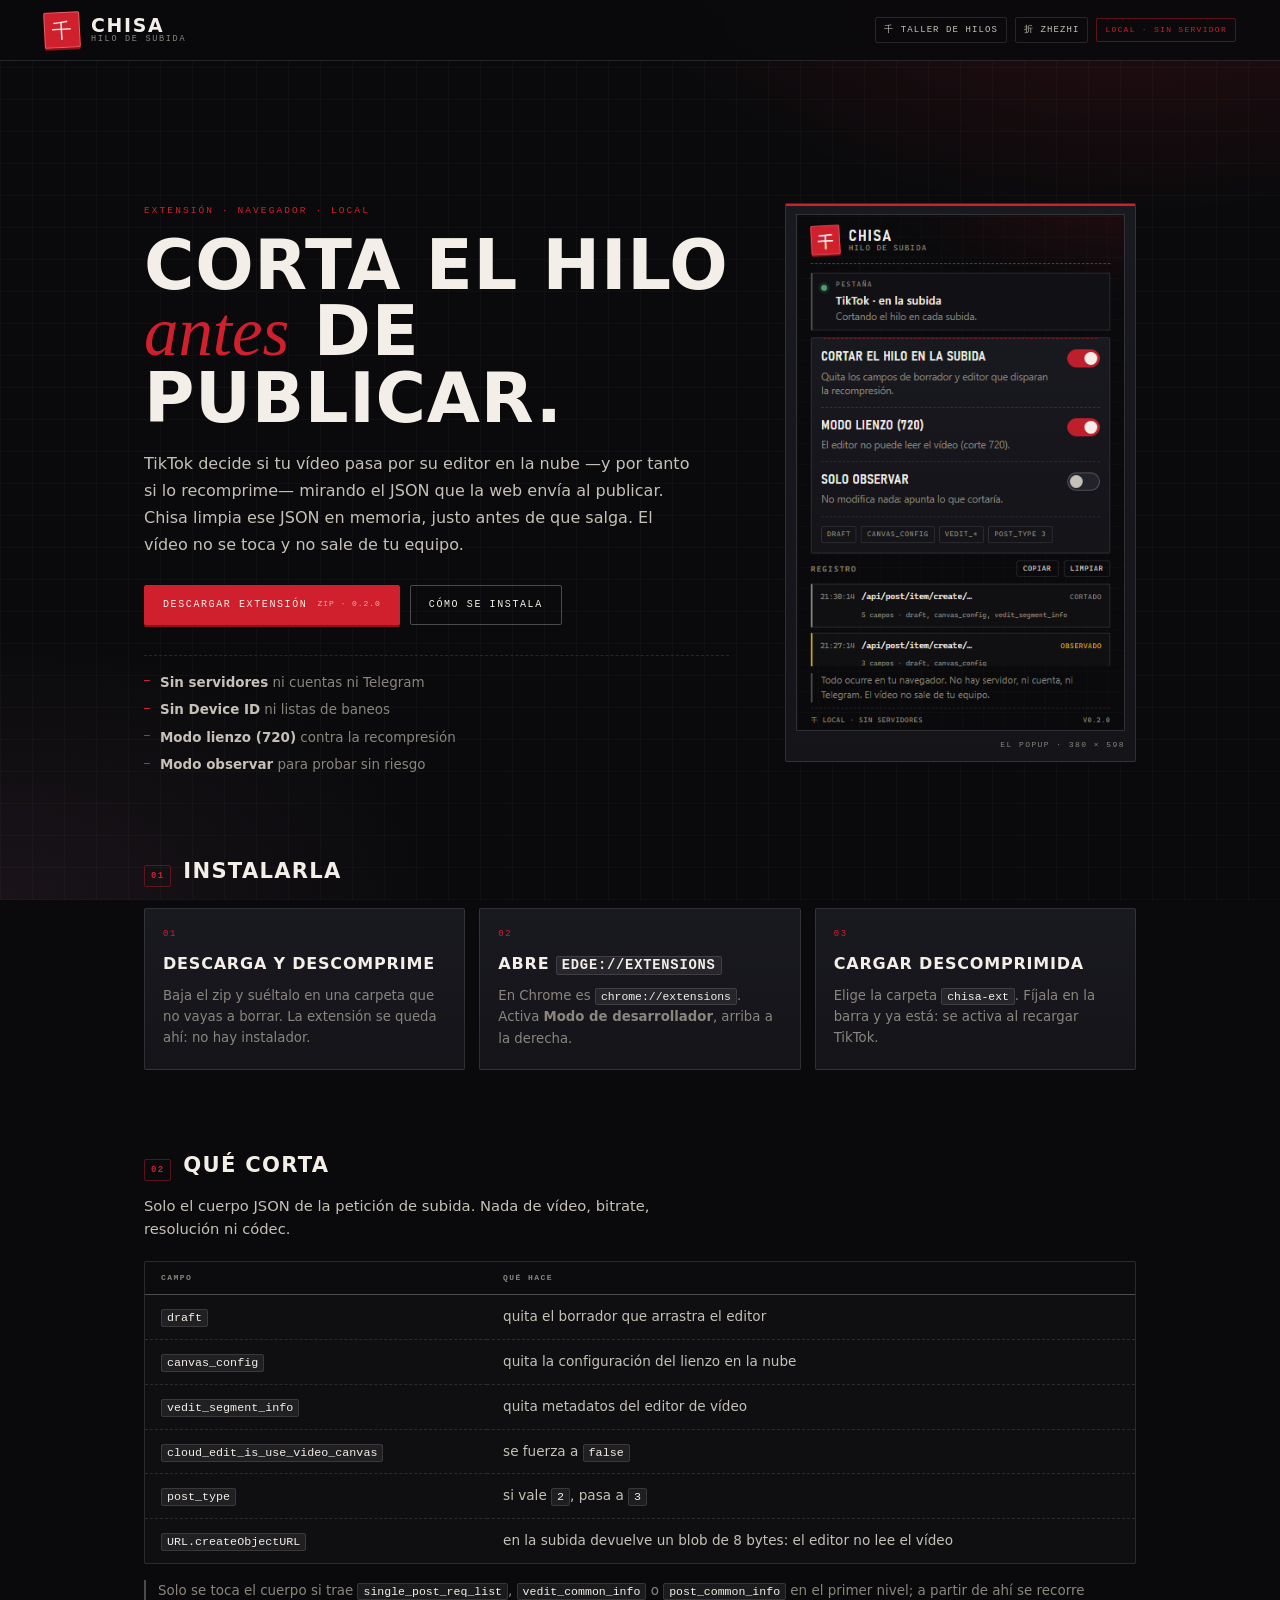
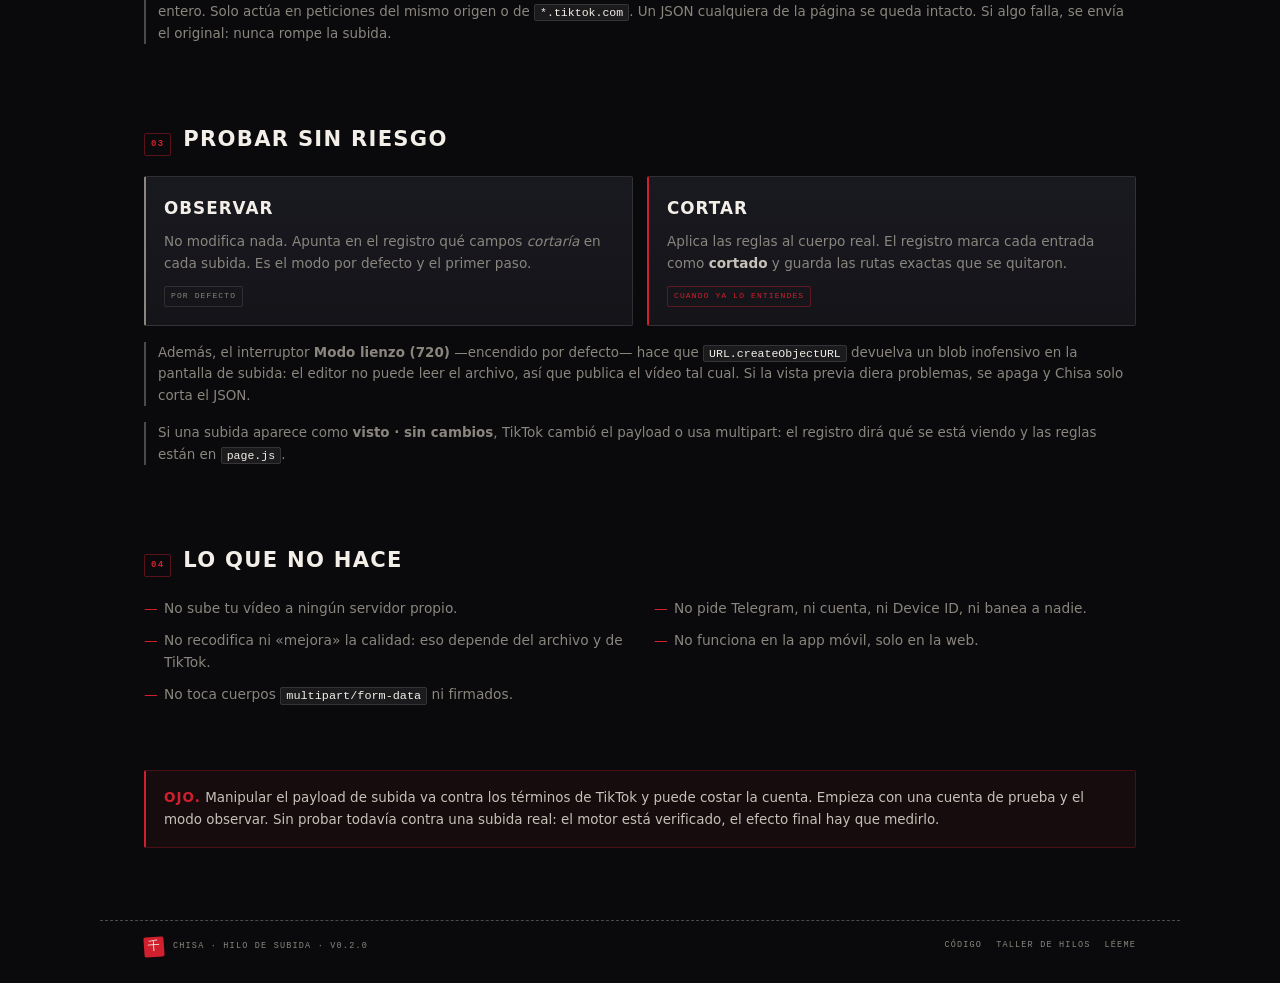
<file: index.html>
<!doctype html>
<html lang="es">
  <head>
    <meta charset="utf-8" />
    <meta name="viewport" content="width=device-width, initial-scale=1" />
    <title>Chisa · hilo de subida</title>
    <meta
      name="description"
      content="Extensión de navegador que corta el hilo entre tu subida y la recompresión de TikTok. Todo local: sin servidores, sin cuentas, sin Telegram."
    />
    <meta name="theme-color" content="#0a0a0c" />
    <meta property="og:title" content="Chisa · hilo de subida" />
    <meta
      property="og:description"
      content="Corta el hilo antes de publicar. Extensión local, sin servidores ni cuentas."
    />
    <meta property="og:type" content="website" />
    <meta property="og:image" content="./docs/preview.png" />
    <link rel="icon" href="./icons/seal.svg" type="image/svg+xml" />
    <link rel="icon" href="./icons/icon32.png" sizes="32x32" type="image/png" />
    <link rel="stylesheet" href="./site/site.css" />
  </head>
  <body>
    <header class="topbar">
      <a class="brand" href="./">
        <span class="brand-mark" aria-hidden="true">千</span>
        <span class="brand-text">
          <strong>Chisa</strong>
          <em>hilo de subida</em>
        </span>
      </a>
      <nav class="topbar-side" aria-label="Enlaces">
        <a class="switch" href="https://blues-os.github.io/BlueChisa/">千 taller de hilos</a>
        <a class="switch" href="https://blues-os.github.io/ZhezhiUploader/">折 Zhezhi</a>
        <span class="badge">local · sin servidor</span>
      </nav>
    </header>

    <main class="wrap">
      <section class="hero">
        <div class="hero-copy">
          <p class="eyebrow">extensión · navegador · local</p>
          <h1>Corta el hilo<br /><em>antes</em> de publicar.</h1>
          <p class="lede">
            TikTok decide si tu vídeo pasa por su editor en la nube —y por tanto si
            lo recomprime— mirando el JSON que la web envía al publicar. Chisa
            limpia ese JSON en memoria, justo antes de que salga. El vídeo no se
            toca y no sale de tu equipo.
          </p>

          <div class="actions">
            <a class="btn primary" href="./chisa-ext-0.2.0.zip" download>
              Descargar extensión
              <small>zip · 0.2.0</small>
            </a>
            <a class="btn" href="#instalar">Cómo se instala</a>
          </div>

          <ul class="facts">
            <li><strong>Sin servidores</strong> ni cuentas ni Telegram</li>
            <li><strong>Sin Device ID</strong> ni listas de baneos</li>
            <li><strong>Modo lienzo (720)</strong> contra la recompresión</li>
            <li><strong>Modo observar</strong> para probar sin riesgo</li>
          </ul>
        </div>

        <figure class="shot">
          <img src="./docs/preview.png" width="380" height="598" alt="Popup de la extensión: estado, interruptores y registro de cortes." />
          <figcaption>el popup · 380 × 598</figcaption>
        </figure>
      </section>

      <section id="instalar" class="install">
        <h2 class="section-title"><span>01</span> Instalarla</h2>
        <ol class="steps">
          <li>
            <strong>Descarga y descomprime</strong>
            <p>Baja el zip y suéltalo en una carpeta que no vayas a borrar. La extensión se queda ahí: no hay instalador.</p>
          </li>
          <li>
            <strong>Abre <code>edge://extensions</code></strong>
            <p>En Chrome es <code>chrome://extensions</code>. Activa <b>Modo de desarrollador</b>, arriba a la derecha.</p>
          </li>
          <li>
            <strong>Cargar descomprimida</strong>
            <p>Elige la carpeta <code>chisa-ext</code>. Fíjala en la barra y ya está: se activa al recargar TikTok.</p>
          </li>
        </ol>
      </section>

      <section class="rules-block">
        <h2 class="section-title"><span>02</span> Qué corta</h2>
        <p class="section-lede">
          Solo el cuerpo JSON de la petición de subida. Nada de vídeo, bitrate,
          resolución ni códec.
        </p>

        <div class="table-wrap">
          <table class="rules-table">
            <thead>
              <tr>
                <th scope="col">Campo</th>
                <th scope="col">Qué hace</th>
              </tr>
            </thead>
            <tbody>
              <tr><td><code>draft</code></td><td>quita el borrador que arrastra el editor</td></tr>
              <tr><td><code>canvas_config</code></td><td>quita la configuración del lienzo en la nube</td></tr>
              <tr><td><code>vedit_segment_info</code></td><td>quita metadatos del editor de vídeo</td></tr>
              <tr><td><code>cloud_edit_is_use_video_canvas</code></td><td>se fuerza a <code>false</code></td></tr>
              <tr><td><code>post_type</code></td><td>si vale <code>2</code>, pasa a <code>3</code></td></tr>
              <tr><td><code>URL.createObjectURL</code></td><td>en la subida devuelve un blob de 8 bytes: el editor no lee el vídeo</td></tr>
            </tbody>
          </table>
        </div>

        <p class="section-note">
          Solo se toca el cuerpo si trae <code>single_post_req_list</code>,
          <code>vedit_common_info</code> o <code>post_common_info</code> en el primer
          nivel; a partir de ahí se recorre entero. Solo actúa en peticiones del mismo
          origen o de <code>*.tiktok.com</code>. Un JSON cualquiera de la página se
          queda intacto. Si algo falla, se envía el original: nunca rompe la subida.
        </p>
      </section>

      <section class="modes">
        <h2 class="section-title"><span>03</span> Probar sin riesgo</h2>
        <div class="mode-grid">
          <article class="mode">
            <h3>Observar</h3>
            <p>
              No modifica nada. Apunta en el registro qué campos <em>cortaría</em> en
              cada subida. Es el modo por defecto y el primer paso.
            </p>
            <span class="tag">por defecto</span>
          </article>
          <article class="mode">
            <h3>Cortar</h3>
            <p>
              Aplica las reglas al cuerpo real. El registro marca cada entrada como
              <b>cortado</b> y guarda las rutas exactas que se quitaron.
            </p>
            <span class="tag tag-red">cuando ya lo entiendes</span>
          </article>
        </div>
        <p class="section-note">
          Además, el interruptor <b>Modo lienzo (720)</b> —encendido por defecto— hace
          que <code>URL.createObjectURL</code> devuelva un blob inofensivo en la
          pantalla de subida: el editor no puede leer el archivo, así que publica el
          vídeo tal cual. Si la vista previa diera problemas, se apaga y Chisa solo
          corta el JSON.
        </p>
        <p class="section-note">
          Si una subida aparece como <b>visto · sin cambios</b>, TikTok cambió el
          payload o usa multipart: el registro dirá qué se está viendo y las reglas
          están en <code>page.js</code>.
        </p>
      </section>

      <section class="limits">
        <h2 class="section-title"><span>04</span> Lo que no hace</h2>
        <ul class="limit-list">
          <li>No sube tu vídeo a ningún servidor propio.</li>
          <li>No pide Telegram, ni cuenta, ni Device ID, ni banea a nadie.</li>
          <li>No recodifica ni «mejora» la calidad: eso depende del archivo y de TikTok.</li>
          <li>No funciona en la app móvil, solo en la web.</li>
          <li>No toca cuerpos <code>multipart/form-data</code> ni firmados.</li>
        </ul>
      </section>

      <section class="warn">
        <p>
          <strong>Ojo.</strong> Manipular el payload de subida va contra los términos
          de TikTok y puede costar la cuenta. Empieza con una cuenta de prueba y el
          modo observar. Sin probar todavía contra una subida real: el motor está
          verificado, el efecto final hay que medirlo.
        </p>
      </section>
    </main>

    <footer class="foot">
      <div class="foot-left">
        <span class="seal-mini" aria-hidden="true">千</span>
        <span>Chisa · hilo de subida · v0.2.0</span>
      </div>
      <nav class="foot-links">
        <a href="https://github.com/BlueS-OS/ChisaUploader">código</a>
        <a href="https://blues-os.github.io/BlueChisa/">taller de hilos</a>
        <a href="./README.md">léeme</a>
      </nav>
    </footer>
  </body>
</html>
</file>
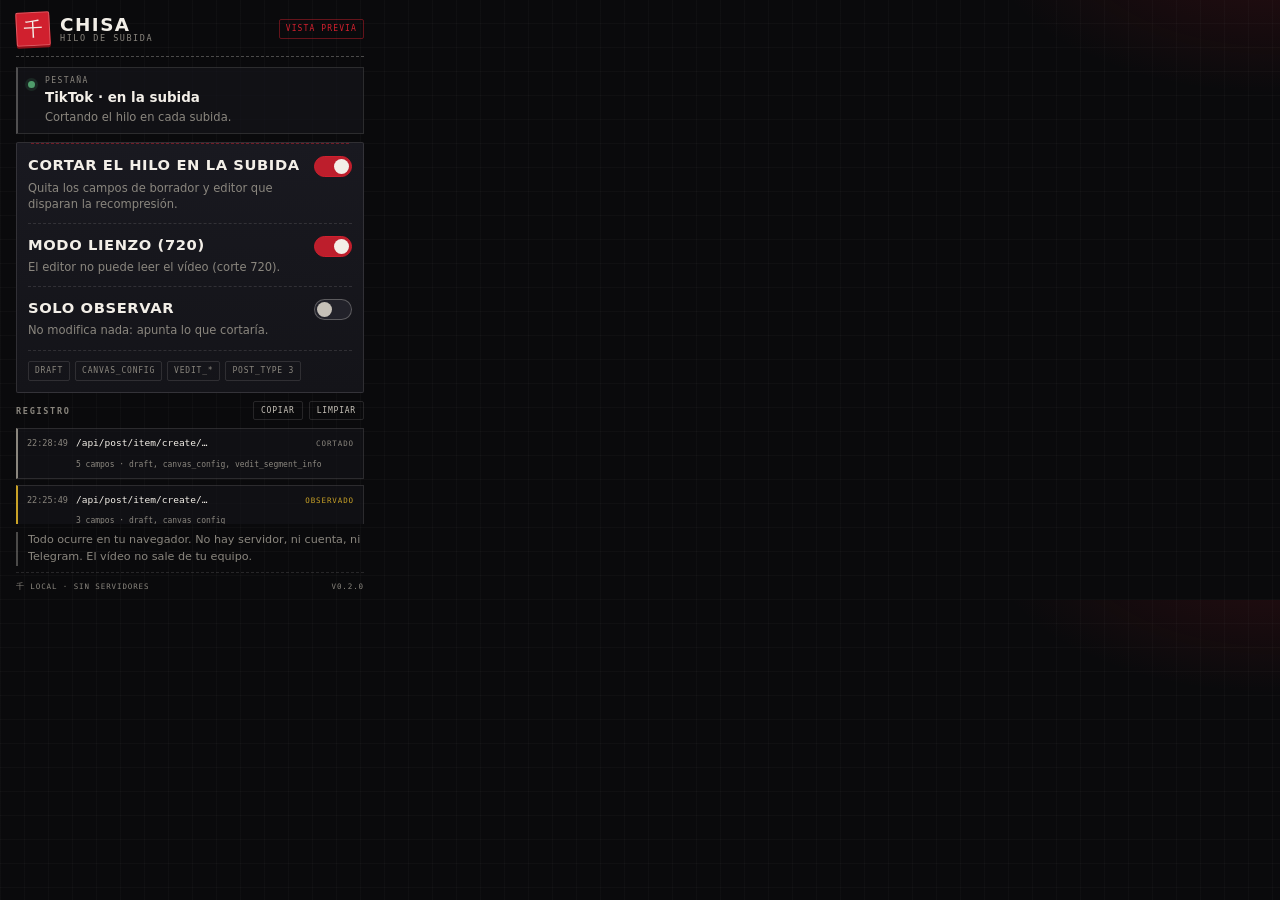
<file: popup.html>
<!doctype html>
<html lang="es">
  <head>
    <meta charset="utf-8" />
    <meta name="viewport" content="width=device-width, initial-scale=1" />
    <title>Chisa · hilo de subida</title>
    <link rel="stylesheet" href="popup.css" />
  </head>
  <body>
    <header class="head">
      <span class="seal" aria-hidden="true">千</span>
      <span class="brand">
        <strong>Chisa</strong>
        <em>hilo de subida</em>
      </span>
      <span id="previewTag" class="preview-tag" hidden>vista previa</span>
    </header>

    <section class="status" aria-live="polite">
      <span class="dot" id="dot"></span>
      <span class="status-copy">
        <span class="status-label">Pestaña</span>
        <strong id="tabState">Comprobando…</strong>
        <small id="tabHint">—</small>
      </span>
    </section>

    <section class="card">
      <label class="switch-row">
        <span class="switch-copy">
          <strong>Cortar el hilo en la subida</strong>
          <small>Quita los campos de borrador y editor que disparan la recompresión.</small>
        </span>
        <input id="active" class="sr" type="checkbox" />
        <span class="switch" aria-hidden="true"></span>
      </label>

      <label class="switch-row sub" id="canvasRow">
        <span class="switch-copy">
          <strong>Modo lienzo (720)</strong>
          <small>El editor no puede leer el vídeo (corte 720).</small>
        </span>
        <input id="canvas" class="sr" type="checkbox" checked />
        <span class="switch" aria-hidden="true"></span>
      </label>

      <label class="switch-row sub" id="dryRow">
        <span class="switch-copy">
          <strong>Solo observar</strong>
          <small>No modifica nada: apunta lo que cortaría.</small>
        </span>
        <input id="dryRun" class="sr" type="checkbox" checked />
        <span class="switch" aria-hidden="true"></span>
      </label>

      <div class="rules" aria-label="Campos que se cortan">
        <span>draft</span>
        <span>canvas_config</span>
        <span>vedit_*</span>
        <span>post_type 3</span>
      </div>
    </section>

    <section class="log">
      <div class="log-head">
        <h2>Registro</h2>
        <span class="log-actions">
          <button id="copy" type="button">Copiar</button>
          <button id="clear" type="button">Limpiar</button>
        </span>
      </div>
      <ol id="hits" class="hits"></ol>
      <p id="empty" class="empty">
        Aún no se ha visto ninguna subida. Abre TikTok, entra en la subida y vuelve aquí.
      </p>
    </section>

    <p class="note">
      Todo ocurre en tu navegador. No hay servidor, ni cuenta, ni Telegram. El vídeo
      no sale de tu equipo.
    </p>

    <footer class="foot">
      <span>千 local · sin servidores</span>
      <span id="ver">v0.2.0</span>
    </footer>

    <script src="popup.js"></script>
  </body>
</html>
</file>
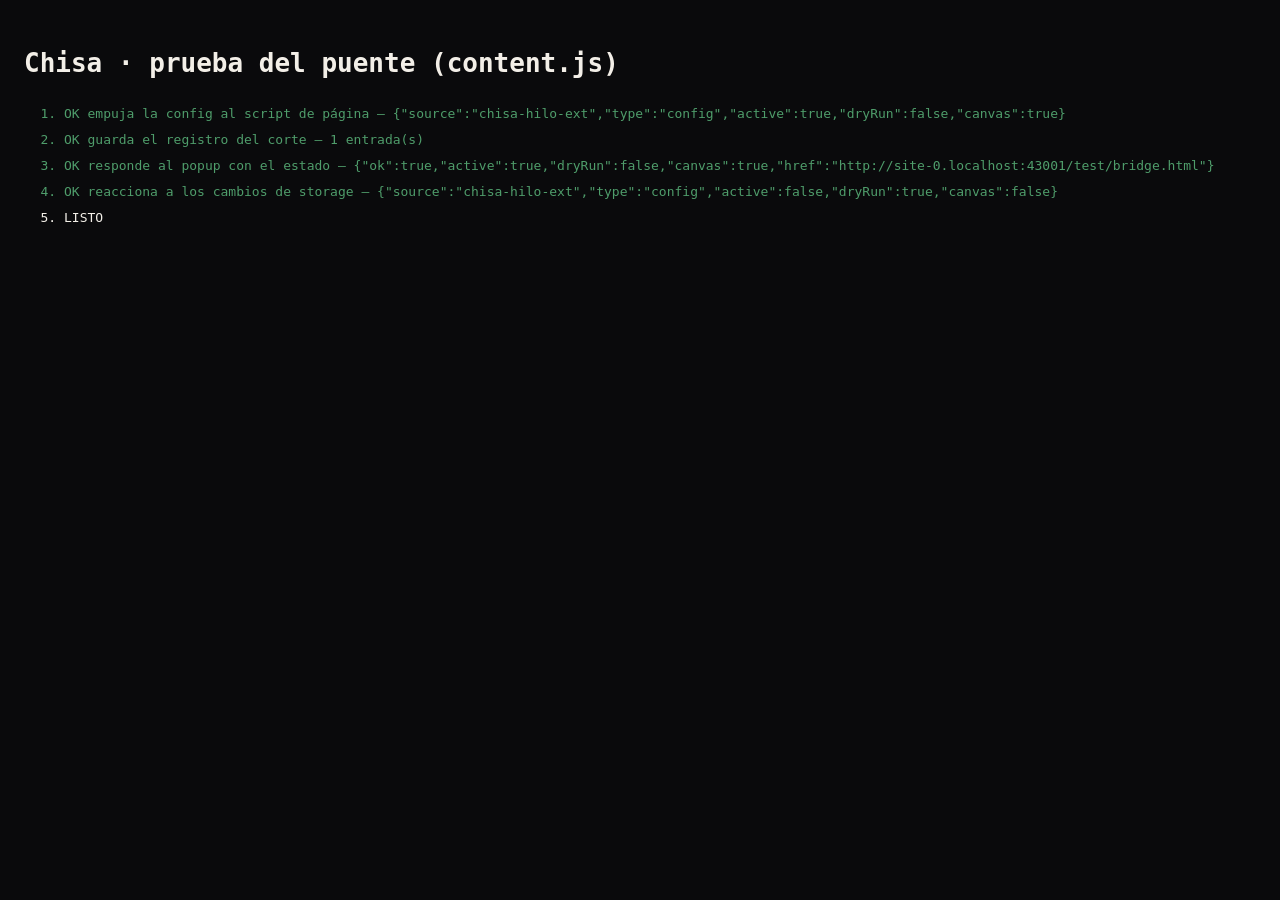
<file: test/bridge.html>
<!doctype html>
<html lang="es">
  <head>
    <meta charset="utf-8" />
    <title>Chisa · prueba del puente</title>
    <style>
      body {
        margin: 0;
        padding: 24px;
        background: #0a0a0c;
        color: #f3efe8;
        font: 13px/1.7 "Cascadia Mono", Consolas, monospace;
      }
      li { margin-bottom: 4px; }
      .ok { color: #4f9d6b; }
      .bad { color: #d0202e; }
    </style>
  </head>
  <body>
    <h1>Chisa · prueba del puente (content.js)</h1>
    <ol id="out"></ol>

    <script>
      /* Stub mínimo de las APIs de extensión para probar content.js en una
         página normal. No forma parte de la extensión. */
      window.__saved = {};
      window.chrome = {
        storage: {
          local: {
            get: function (keys, cb) {
              cb({ chisaHilo: { active: true, dryRun: false, canvas: true } });
            },
            set: function (obj) {
              Object.assign(window.__saved, obj);
            },
          },
          onChanged: { addListener: function (fn) { window.__onChanged = fn; } },
        },
        runtime: {
          onMessage: { addListener: function (fn) { window.__onMessage = fn; } },
        },
      };
    </script>
    <script src="/content.js"></script>
    <script>
      const out = document.getElementById("out");
      const results = [];

      function check(name, pass, detail) {
        results.push({ name: name, pass: pass, detail: detail || "" });
        const li = document.createElement("li");
        li.className = pass ? "ok" : "bad";
        li.textContent = (pass ? "OK  " : "FALLO  ") + name + (detail ? " — " + detail : "");
        out.appendChild(li);
      }

      let gotConfig = null;
      window.addEventListener("message", function (event) {
        if (event.source !== window) return;
        const data = event.data;
        if (data && data.source === "chisa-hilo-ext" && data.type === "config") {
          gotConfig = data;
        }
      });

      /* El script de página se anuncia cuando está listo; el puente responde
         con la config. Probamos ese saludo, no el empujón inicial. */
      window.postMessage({ source: "chisa-hilo", type: "ready" }, "*");

      setTimeout(function () {
        check(
          "empuja la config al script de página",
          !!gotConfig && gotConfig.active === true && gotConfig.dryRun === false && gotConfig.canvas === true,
          JSON.stringify(gotConfig)
        );

        window.postMessage(
          {
            source: "chisa-hilo",
            type: "hit",
            url: "https://www.tiktok.com/api/post/item/create/",
            method: "POST",
            removed: ["draft", "canvas_config"],
            forced: ["post_type: 2 → 3"],
            bytesIn: 100,
            bytesOut: 80,
          },
          "*"
        );

        setTimeout(function () {
          const hits = window.__saved.chisaHits || [];
          check(
            "guarda el registro del corte",
            hits.length === 1 && hits[0].kind === "hit" && hits[0].removed.length === 2,
            hits.length + " entrada(s)"
          );

          let status = null;
          window.__onMessage({ type: "chisa:status" }, {}, function (res) {
            status = res;
          });
          check(
            "responde al popup con el estado",
            !!status && status.ok === true && status.active === true && status.canvas === true,
            JSON.stringify(status)
          );

          let pushed = null;
          window.addEventListener("message", function (e) {
            if (e.data && e.data.source === "chisa-hilo-ext" && e.data.active === false) {
              pushed = e.data;
            }
          });
          window.__onChanged({ chisaHilo: { newValue: { active: false, dryRun: true, canvas: false } } }, "local");
          setTimeout(function () {
            check(
              "reacciona a los cambios de storage",
              !!pushed && pushed.active === false && pushed.dryRun === true && pushed.canvas === false,
              JSON.stringify(pushed)
            );
            const done = document.createElement("li");
            done.textContent = "LISTO";
            out.appendChild(done);
          }, 60);
        }, 120);
      }, 120);
    </script>
  </body>
</html>
</file>
<file: site/site.css>
:root {
  --stage: #0a0a0c;
  --stage-2: #101014;
  --panel: #141419;
  --panel-2: #191920;
  --chalk: #f3efe8;
  --chalk-soft: #c6c1b8;
  --faint: #8a867e;
  --rule: rgba(243, 239, 232, 0.12);
  --rule-strong: rgba(243, 239, 232, 0.28);
  --red: #d0202e;
  --red-deep: #8c1119;
  --display: "Bahnschrift SemiCondensed", "Bahnschrift", "Arial Narrow", "Segoe UI",
    system-ui, sans-serif;
  --serif: "Iowan Old Style", "Palatino Linotype", Palatino, Georgia, serif;
  --sans: "Segoe UI", system-ui, -apple-system, sans-serif;
  --mono: "Cascadia Mono", ui-monospace, "SFMono-Regular", Consolas, monospace;
  --cjk: "Microsoft YaHei", "PingFang SC", "Noto Sans SC", "SimSun", serif;
}

* {
  box-sizing: border-box;
}

[hidden] {
  display: none !important;
}

html,
body {
  margin: 0;
  padding: 0;
  background: var(--stage);
  color: var(--chalk);
  font-family: var(--sans);
  font-size: 16px;
  line-height: 1.6;
  -webkit-font-smoothing: antialiased;
}

body {
  min-height: 100vh;
  background-image:
    repeating-linear-gradient(0deg, rgba(243, 239, 232, 0.022) 0 1px, transparent 1px 32px),
    repeating-linear-gradient(90deg, rgba(243, 239, 232, 0.022) 0 1px, transparent 1px 32px),
    radial-gradient(760px 420px at 88% -8%, rgba(208, 32, 46, 0.18), transparent 68%),
    radial-gradient(620px 380px at 0% 100%, rgba(122, 79, 109, 0.14), transparent 70%);
  background-attachment: fixed;
}

::selection {
  background: var(--red);
  color: var(--chalk);
}

a {
  color: inherit;
}

code {
  font-family: var(--mono);
  font-size: 0.86em;
  color: var(--chalk);
  background: rgba(243, 239, 232, 0.07);
  border: 1px solid var(--rule);
  border-radius: 2px;
  padding: 1px 5px;
}

/* ---------------------------------------------------------------- */
/* barra superior                                                    */
/* ---------------------------------------------------------------- */

.topbar {
  position: sticky;
  top: 0;
  z-index: 20;
  display: flex;
  align-items: center;
  justify-content: space-between;
  gap: 18px;
  padding: 12px clamp(16px, 4vw, 44px);
  background: rgba(10, 10, 12, 0.88);
  backdrop-filter: blur(10px);
  border-bottom: 1px solid var(--rule);
}

.brand {
  display: flex;
  align-items: center;
  gap: 11px;
  text-decoration: none;
  flex: none;
}

.brand-mark {
  display: grid;
  place-items: center;
  width: 36px;
  height: 36px;
  background: var(--red);
  color: var(--chalk);
  font-family: var(--cjk);
  font-size: 20px;
  line-height: 1;
  border-radius: 2px;
  transform: rotate(-3deg);
  box-shadow:
    inset 0 0 0 1px rgba(243, 239, 232, 0.32),
    0 2px 0 var(--red-deep);
}

.brand-text {
  display: grid;
  line-height: 1.05;
}

.brand-text strong {
  font-family: var(--display);
  font-size: 1.18rem;
  font-weight: 600;
  letter-spacing: 0.09em;
  text-transform: uppercase;
}

.brand-text em {
  font-style: normal;
  font-family: var(--mono);
  font-size: 8.5px;
  letter-spacing: 0.2em;
  text-transform: uppercase;
  color: var(--faint);
}

.topbar-side {
  display: flex;
  align-items: center;
  gap: 8px;
  flex-wrap: wrap;
  justify-content: flex-end;
}

.switch {
  font-family: var(--mono);
  font-size: 9px;
  letter-spacing: 0.12em;
  text-transform: uppercase;
  text-decoration: none;
  color: var(--chalk-soft);
  border: 1px solid var(--rule);
  border-radius: 2px;
  padding: 5px 8px;
  transition: color 140ms ease, border-color 140ms ease;
}

.switch:hover,
.switch:focus-visible {
  color: var(--chalk);
  border-color: var(--red);
}

.badge {
  font-family: var(--mono);
  font-size: 8px;
  letter-spacing: 0.16em;
  text-transform: uppercase;
  color: var(--red);
  border: 1px solid rgba(208, 32, 46, 0.42);
  border-radius: 2px;
  padding: 5px 8px;
}

/* ---------------------------------------------------------------- */
/* estructura                                                        */
/* ---------------------------------------------------------------- */

.wrap {
  width: min(1080px, 100%);
  margin: 0 auto;
  padding: clamp(28px, 6vw, 64px) clamp(16px, 4vw, 44px) 0;
}

.hero {
  display: grid;
  grid-template-columns: minmax(0, 1.25fr) minmax(0, 0.75fr);
  gap: clamp(26px, 5vw, 56px);
  align-items: start;
}

.eyebrow {
  margin: 0 0 14px;
  font-family: var(--mono);
  font-size: 9.5px;
  letter-spacing: 0.22em;
  text-transform: uppercase;
  color: var(--red);
}

.hero h1 {
  margin: 0;
  font-family: var(--display);
  font-size: clamp(2.5rem, 6.4vw, 4.3rem);
  font-weight: 600;
  line-height: 0.96;
  letter-spacing: 0.01em;
  text-transform: uppercase;
}

.hero h1 em {
  font-family: var(--serif);
  font-style: italic;
  font-weight: 400;
  text-transform: none;
  letter-spacing: 0;
  color: var(--red);
}

.lede {
  margin: 20px 0 0;
  max-width: 54ch;
  color: var(--chalk-soft);
  font-size: 1rem;
  line-height: 1.68;
}

.actions {
  display: flex;
  flex-wrap: wrap;
  gap: 10px;
  margin-top: 26px;
}

.btn {
  display: inline-flex;
  align-items: center;
  gap: 10px;
  padding: 11px 18px;
  font-family: var(--mono);
  font-size: 10px;
  letter-spacing: 0.16em;
  text-transform: uppercase;
  text-decoration: none;
  color: var(--chalk);
  background: transparent;
  border: 1px solid var(--rule-strong);
  border-radius: 2px;
  transition: border-color 140ms ease, background 140ms ease, color 140ms ease;
}

.btn small {
  font-size: 8px;
  letter-spacing: 0.12em;
  color: var(--faint);
}

.btn:hover,
.btn:focus-visible {
  border-color: var(--red);
  color: var(--red);
}

.btn.primary {
  background: var(--red);
  border-color: var(--red);
  color: var(--chalk);
  box-shadow: 0 2px 0 var(--red-deep);
}

.btn.primary small {
  color: rgba(243, 239, 232, 0.72);
}

.btn.primary:hover,
.btn.primary:focus-visible {
  background: #b81b28;
  color: var(--chalk);
}

.facts {
  display: grid;
  gap: 6px;
  margin: 30px 0 0;
  padding: 16px 0 0;
  list-style: none;
  border-top: 1px dashed var(--rule);
}

.facts li {
  position: relative;
  padding-left: 16px;
  font-size: 0.84rem;
  color: var(--faint);
}

.facts li::before {
  content: "";
  position: absolute;
  left: 0;
  top: 0.62em;
  width: 6px;
  height: 1px;
  background: var(--red);
}

.facts strong {
  color: var(--chalk-soft);
  font-weight: 600;
}

/* captura ---------------------------------------------------------- */

.shot {
  margin: 0;
  padding: 10px;
  background: linear-gradient(180deg, var(--panel-2), var(--panel));
  border: 1px solid var(--rule);
  border-radius: 2px;
  position: relative;
}

.shot::before {
  content: "";
  position: absolute;
  inset: 0 0 auto 0;
  border-top: 2px solid var(--red);
}

.shot img {
  display: block;
  width: 100%;
  height: auto;
  border: 1px solid var(--rule);
}

.shot figcaption {
  margin-top: 8px;
  font-family: var(--mono);
  font-size: 8px;
  letter-spacing: 0.18em;
  text-transform: uppercase;
  color: var(--faint);
  text-align: right;
}

/* ---------------------------------------------------------------- */
/* secciones                                                         */
/* ---------------------------------------------------------------- */

section {
  margin-top: clamp(44px, 7vw, 78px);
}

.section-title {
  display: flex;
  align-items: baseline;
  gap: 12px;
  margin: 0 0 20px;
  font-family: var(--display);
  font-size: 1.32rem;
  font-weight: 600;
  letter-spacing: 0.06em;
  text-transform: uppercase;
}

.section-title span {
  font-family: var(--mono);
  font-size: 9px;
  letter-spacing: 0.14em;
  color: var(--red);
  border: 1px solid rgba(208, 32, 46, 0.4);
  padding: 3px 6px;
  border-radius: 2px;
}

.section-lede {
  margin: -8px 0 20px;
  color: var(--chalk-soft);
  font-size: 0.92rem;
  max-width: 62ch;
}

.section-note {
  margin: 16px 0 0;
  padding-left: 12px;
  border-left: 2px solid var(--rule-strong);
  color: var(--faint);
  font-size: 0.84rem;
  line-height: 1.6;
}

/* pasos ------------------------------------------------------------ */

.steps {
  display: grid;
  grid-template-columns: repeat(3, minmax(0, 1fr));
  gap: 14px;
  margin: 0;
  padding: 0;
  list-style: none;
  counter-reset: step;
}

.steps li {
  position: relative;
  padding: 18px 18px 20px;
  background: linear-gradient(180deg, var(--panel-2), var(--panel));
  border: 1px solid var(--rule);
  border-radius: 2px;
  counter-increment: step;
}

.steps li::before {
  content: counter(step, decimal-leading-zero);
  display: block;
  margin-bottom: 10px;
  font-family: var(--mono);
  font-size: 9px;
  letter-spacing: 0.18em;
  color: var(--red);
}

.steps strong {
  display: block;
  font-family: var(--display);
  font-size: 1rem;
  letter-spacing: 0.05em;
  text-transform: uppercase;
}

.steps p {
  margin: 8px 0 0;
  font-size: 0.83rem;
  line-height: 1.6;
  color: var(--faint);
}

/* tabla ------------------------------------------------------------ */

.table-wrap {
  border: 1px solid var(--rule);
  border-radius: 2px;
  overflow: hidden;
  background: rgba(20, 20, 25, 0.55);
}

.rules-table {
  width: 100%;
  border-collapse: collapse;
  font-size: 0.85rem;
}

.rules-table th {
  padding: 10px 16px;
  text-align: left;
  font-family: var(--mono);
  font-size: 8px;
  font-weight: 600;
  letter-spacing: 0.18em;
  text-transform: uppercase;
  color: var(--faint);
  border-bottom: 1px solid var(--rule-strong);
  background: rgba(10, 10, 12, 0.5);
}

.rules-table td {
  padding: 11px 16px;
  border-bottom: 1px dashed var(--rule);
  color: var(--chalk-soft);
  vertical-align: top;
}

.rules-table tr:last-child td {
  border-bottom: 0;
}

.rules-table td:first-child {
  white-space: nowrap;
}

.rules-table td:first-child code {
  color: var(--chalk);
}

/* modos ------------------------------------------------------------ */

.mode-grid {
  display: grid;
  grid-template-columns: repeat(2, minmax(0, 1fr));
  gap: 14px;
}

.mode {
  position: relative;
  padding: 18px;
  background: linear-gradient(180deg, var(--panel-2), var(--panel));
  border: 1px solid var(--rule);
  border-left: 2px solid var(--faint);
  border-radius: 2px;
}

.mode:last-of-type {
  border-left-color: var(--red);
}

.mode h3 {
  margin: 0;
  font-family: var(--display);
  font-size: 1.05rem;
  letter-spacing: 0.06em;
  text-transform: uppercase;
}

.mode p {
  margin: 8px 0 0;
  font-size: 0.85rem;
  line-height: 1.62;
  color: var(--faint);
}

.mode b {
  color: var(--chalk-soft);
}

.tag {
  display: inline-block;
  margin-top: 12px;
  font-family: var(--mono);
  font-size: 8px;
  letter-spacing: 0.14em;
  text-transform: uppercase;
  color: var(--faint);
  border: 1px solid var(--rule);
  border-radius: 2px;
  padding: 3px 6px;
}

.tag-red {
  color: var(--red);
  border-color: rgba(208, 32, 46, 0.4);
}

/* límites ---------------------------------------------------------- */

.limit-list {
  display: grid;
  grid-template-columns: repeat(2, minmax(0, 1fr));
  gap: 10px 28px;
  margin: 0;
  padding: 0;
  list-style: none;
}

.limit-list li {
  position: relative;
  padding-left: 20px;
  font-size: 0.86rem;
  color: var(--faint);
}

.limit-list li::before {
  content: "—";
  position: absolute;
  left: 0;
  color: var(--red);
}

/* aviso ------------------------------------------------------------ */

.warn {
  margin-top: clamp(38px, 6vw, 64px);
  padding: 16px 18px;
  background: rgba(208, 32, 46, 0.06);
  border: 1px solid rgba(208, 32, 46, 0.28);
  border-left: 2px solid var(--red);
  border-radius: 2px;
}

.warn p {
  margin: 0;
  font-size: 0.84rem;
  line-height: 1.62;
  color: var(--chalk-soft);
}

.warn strong {
  color: var(--red);
  font-family: var(--display);
  letter-spacing: 0.08em;
  text-transform: uppercase;
}

/* ---------------------------------------------------------------- */
/* pie                                                               */
/* ---------------------------------------------------------------- */

.foot {
  display: flex;
  align-items: center;
  justify-content: space-between;
  gap: 16px;
  flex-wrap: wrap;
  width: min(1080px, 100%);
  margin: clamp(40px, 6vw, 72px) auto 0;
  padding: 16px clamp(16px, 4vw, 44px) 28px;
  border-top: 1px dashed var(--rule-strong);
}

.foot-left {
  display: flex;
  align-items: center;
  gap: 9px;
  font-family: var(--mono);
  font-size: 8.5px;
  letter-spacing: 0.14em;
  text-transform: uppercase;
  color: var(--faint);
}

.seal-mini {
  display: grid;
  place-items: center;
  width: 20px;
  height: 20px;
  background: var(--red);
  color: var(--chalk);
  font-family: var(--cjk);
  font-size: 12px;
  border-radius: 2px;
  transform: rotate(-4deg);
}

.foot-links {
  display: flex;
  gap: 14px;
  flex-wrap: wrap;
}

.foot-links a {
  font-family: var(--mono);
  font-size: 8.5px;
  letter-spacing: 0.14em;
  text-transform: uppercase;
  color: var(--faint);
  text-decoration: none;
  border-bottom: 1px solid transparent;
}

.foot-links a:hover,
.foot-links a:focus-visible {
  color: var(--red);
  border-bottom-color: var(--red);
}

/* ---------------------------------------------------------------- */
/* adaptación                                                        */
/* ---------------------------------------------------------------- */

@media (max-width: 900px) {
  .hero {
    grid-template-columns: minmax(0, 1fr);
  }

  .shot {
    max-width: 380px;
  }

  .steps {
    grid-template-columns: minmax(0, 1fr);
  }

  .mode-grid,
  .limit-list {
    grid-template-columns: minmax(0, 1fr);
  }
}

@media (max-width: 640px) {
  .topbar {
    flex-wrap: wrap;
    gap: 10px;
    padding: 10px 16px;
  }

  .topbar-side {
    justify-content: flex-start;
  }

  .badge {
    display: none;
  }

  .hero h1 {
    font-size: clamp(2.1rem, 11vw, 2.9rem);
  }

  /* la tabla pasa a fichas: una regla por bloque */
  .rules-table thead {
    display: none;
  }

  .rules-table,
  .rules-table tbody,
  .rules-table tr,
  .rules-table td {
    display: block;
    width: auto;
  }

  .rules-table tr {
    padding: 11px 13px;
    border-bottom: 1px dashed var(--rule);
  }

  .rules-table tr:last-child {
    border-bottom: 0;
  }

  .rules-table td {
    padding: 0;
    border: 0;
    white-space: normal;
  }

  .rules-table td:first-child {
    margin-bottom: 3px;
    font-size: 0.8rem;
    white-space: normal;
  }

  .rules-table td:last-child {
    font-size: 0.8rem;
    color: var(--faint);
  }
}

@media (prefers-reduced-motion: reduce) {
  * {
    transition: none !important;
  }
}
</file>
<file: popup.css>
/* ------------------------------------------------------------------ */
/* Chisa · hilo de subida — popup                                     */
/* ------------------------------------------------------------------ */

:root {
  --stage: #0a0a0c;
  --panel: #141419;
  --panel-2: #191920;
  --chalk: #f3efe8;
  --soft: #c6c1b8;
  --faint: #8a867e;
  --rule: rgba(243, 239, 232, 0.12);
  --rule-strong: rgba(243, 239, 232, 0.28);
  --red: #d0202e;
  --red-deep: #8c1119;
  --green: #4f9d6b;
  --display: "Bahnschrift SemiCondensed", "Bahnschrift", "Arial Narrow", "Segoe UI",
    system-ui, sans-serif;
  --mono: "Cascadia Mono", ui-monospace, Consolas, monospace;
  --cjk: "Microsoft YaHei", "PingFang SC", "Noto Sans SC", SimSun, serif;
}

* {
  box-sizing: border-box;
}

html,
body {
  margin: 0;
  padding: 0;
}

body {
  width: 380px;
  max-height: 600px;
  overflow-y: auto;
  padding: 0 16px 10px;
  background:
    repeating-linear-gradient(0deg, rgba(243, 239, 232, 0.025) 0 1px, transparent 1px 24px),
    repeating-linear-gradient(90deg, rgba(243, 239, 232, 0.025) 0 1px, transparent 1px 24px),
    radial-gradient(420px 220px at 100% -10%, rgba(208, 32, 46, 0.16), transparent 70%),
    var(--stage);
  color: var(--chalk);
  font: 13px/1.5 "Segoe UI", system-ui, -apple-system, sans-serif;
  -webkit-font-smoothing: antialiased;
}

::selection {
  background: var(--red);
  color: var(--chalk);
}

/* ---------------------------------------------------------------- */
/* cabecera                                                          */
/* ---------------------------------------------------------------- */

.head {
  display: flex;
  align-items: center;
  gap: 10px;
  padding: 12px 0 10px;
  border-bottom: 1px dashed var(--rule-strong);
}

.seal {
  display: grid;
  place-items: center;
  width: 34px;
  height: 34px;
  flex: none;
  background: var(--red);
  color: var(--chalk);
  font-family: var(--cjk);
  font-size: 19px;
  line-height: 1;
  border-radius: 2px;
  transform: rotate(-3deg);
  box-shadow:
    inset 0 0 0 1px rgba(243, 239, 232, 0.3),
    0 2px 0 var(--red-deep);
}

.brand {
  display: grid;
  line-height: 1.05;
}

.brand strong {
  font-family: var(--display);
  font-size: 1.15rem;
  font-weight: 600;
  letter-spacing: 0.08em;
  text-transform: uppercase;
}

.brand em {
  font-style: normal;
  font-family: var(--mono);
  font-size: 8.5px;
  letter-spacing: 0.18em;
  text-transform: uppercase;
  color: var(--faint);
}

.preview-tag {
  margin-left: auto;
  font-family: var(--mono);
  font-size: 8px;
  letter-spacing: 0.14em;
  text-transform: uppercase;
  color: var(--red);
  border: 1px solid rgba(208, 32, 46, 0.45);
  padding: 3px 6px;
  border-radius: 2px;
}

/* ---------------------------------------------------------------- */
/* estado                                                            */
/* ---------------------------------------------------------------- */

.status {
  display: flex;
  align-items: flex-start;
  gap: 10px;
  margin: 10px 0 0;
  padding: 7px 10px;
  background: rgba(20, 20, 25, 0.72);
  border: 1px solid var(--rule);
  border-left: 2px solid var(--rule-strong);
}

.dot {
  width: 7px;
  height: 7px;
  margin-top: 6px;
  flex: none;
  border-radius: 50%;
  background: var(--faint);
  box-shadow: 0 0 0 3px rgba(138, 134, 126, 0.12);
}

.status.is-live .dot {
  background: var(--green);
  box-shadow: 0 0 0 3px rgba(79, 157, 107, 0.16);
}

.status.is-warn .dot {
  background: #c9a227;
  box-shadow: 0 0 0 3px rgba(201, 162, 39, 0.16);
}

.status.is-off .dot {
  background: var(--red);
  box-shadow: 0 0 0 3px rgba(208, 32, 46, 0.16);
}

.status-copy {
  display: grid;
  gap: 1px;
  min-width: 0;
}

.status-label {
  font-family: var(--mono);
  font-size: 8px;
  letter-spacing: 0.18em;
  text-transform: uppercase;
  color: var(--faint);
}

.status-copy strong {
  font-size: 0.84rem;
  font-weight: 600;
}

.status-copy small {
  font-size: 0.72rem;
  color: var(--faint);
}

/* ---------------------------------------------------------------- */
/* tarjeta de control                                                */
/* ---------------------------------------------------------------- */

.card {
  position: relative;
  margin-top: 8px;
  padding: 11px;
  background: linear-gradient(180deg, var(--panel-2), var(--panel));
  border: 1px solid var(--rule);
  border-radius: 2px;
}

.card::before {
  content: "";
  position: absolute;
  top: 0;
  left: 14px;
  right: 14px;
  border-top: 1px dashed rgba(208, 32, 46, 0.5);
}

.switch-row {
  display: flex;
  align-items: flex-start;
  justify-content: space-between;
  gap: 14px;
  cursor: pointer;
}

.switch-row + .switch-row {
  margin-top: 10px;
  padding-top: 10px;
  border-top: 1px dashed var(--rule);
}

.switch-row.sub {
  opacity: 1;
  transition: opacity 160ms ease;
}

.switch-row.sub.is-idle {
  opacity: 0.45;
  pointer-events: none;
}

.switch-copy {
  display: grid;
  gap: 3px;
  min-width: 0;
}

.switch-copy strong {
  font-family: var(--display);
  font-size: 0.92rem;
  font-weight: 600;
  letter-spacing: 0.04em;
  text-transform: uppercase;
}

.switch-copy small {
  font-size: 0.72rem;
  line-height: 1.45;
  color: var(--faint);
}

.sr {
  position: absolute;
  width: 1px;
  height: 1px;
  opacity: 0;
  pointer-events: none;
}

.switch {
  position: relative;
  width: 38px;
  height: 21px;
  flex: none;
  margin-top: 2px;
  border-radius: 99px;
  background: #22222a;
  border: 1px solid var(--rule-strong);
  transition: background 160ms ease, border-color 160ms ease;
}

.switch::after {
  content: "";
  position: absolute;
  top: 2px;
  left: 2px;
  width: 15px;
  height: 15px;
  border-radius: 50%;
  background: var(--soft);
  transition: transform 160ms ease, background 160ms ease;
}

.sr:checked + .switch {
  background: rgba(208, 32, 46, 0.9);
  border-color: var(--red);
}

.sr:checked + .switch::after {
  transform: translateX(17px);
  background: var(--chalk);
}

.sr:focus-visible + .switch {
  outline: 2px dashed var(--red);
  outline-offset: 3px;
}

.rules {
  display: flex;
  flex-wrap: wrap;
  gap: 5px;
  margin-top: 12px;
  padding-top: 10px;
  border-top: 1px dashed var(--rule);
}

.rules span {
  font-family: var(--mono);
  font-size: 8px;
  letter-spacing: 0.1em;
  text-transform: uppercase;
  color: var(--faint);
  border: 1px solid var(--rule);
  padding: 3px 6px;
  border-radius: 2px;
}

/* ---------------------------------------------------------------- */
/* registro                                                          */
/* ---------------------------------------------------------------- */

.log {
  margin-top: 8px;
}

.log-head {
  display: flex;
  align-items: center;
  justify-content: space-between;
  gap: 10px;
}

.log-head h2 {
  margin: 0;
  font-family: var(--mono);
  font-size: 8.5px;
  font-weight: 600;
  letter-spacing: 0.2em;
  text-transform: uppercase;
  color: var(--faint);
}

.log-actions {
  display: flex;
  gap: 6px;
}

.log-actions button {
  background: transparent;
  border: 1px solid var(--rule);
  border-radius: 2px;
  color: var(--soft);
  font-family: var(--mono);
  font-size: 8px;
  letter-spacing: 0.1em;
  text-transform: uppercase;
  padding: 4px 7px;
  cursor: pointer;
}

.log-actions button:hover {
  color: var(--red);
  border-color: var(--red);
}

.hits {
  display: grid;
  gap: 6px;
  max-height: 96px;
  margin: 8px 0 0;
  padding: 0;
  list-style: none;
  overflow-y: auto;
}

.hit {
  display: grid;
  grid-template-columns: auto 1fr auto;
  align-items: baseline;
  gap: 8px;
  padding: 7px 9px;
  background: rgba(20, 20, 25, 0.6);
  border: 1px solid var(--rule);
  border-left: 2px solid var(--faint);
}

.hit.hit-cut {
  border-left-color: var(--red);
}

.hit.hit-dry {
  border-left-color: #c9a227;
}

.hit.hit-miss {
  border-left-color: var(--green);
}

.hit time {
  font-family: var(--mono);
  font-size: 8.5px;
  color: var(--faint);
}

.hit .path {
  font-family: var(--mono);
  font-size: 9.5px;
  overflow: hidden;
  text-overflow: ellipsis;
  white-space: nowrap;
}

.hit .kind {
  font-family: var(--mono);
  font-size: 7.5px;
  letter-spacing: 0.12em;
  text-transform: uppercase;
  color: var(--faint);
}

.hit.hit-cut .kind {
  color: var(--red);
}

.hit.hit-dry .kind {
  color: #c9a227;
}

.hit .detail {
  grid-column: 2 / -1;
  font-size: 8px;
  color: var(--faint);
  font-family: var(--mono);
}

.empty {
  margin: 10px 0 0;
  font-size: 0.72rem;
  line-height: 1.5;
  color: var(--faint);
}

/* ---------------------------------------------------------------- */
/* pie                                                               */
/* ---------------------------------------------------------------- */

.note {
  margin: 8px 0 0;
  padding-left: 10px;
  border-left: 2px solid var(--rule-strong);
  font-size: 0.7rem;
  line-height: 1.5;
  color: var(--faint);
}

.foot {
  display: flex;
  justify-content: space-between;
  gap: 10px;
  margin-top: 6px;
  padding-top: 8px;
  border-top: 1px dashed var(--rule);
  font-family: var(--mono);
  font-size: 7.5px;
  letter-spacing: 0.12em;
  text-transform: uppercase;
  color: var(--faint);
}
</file>
